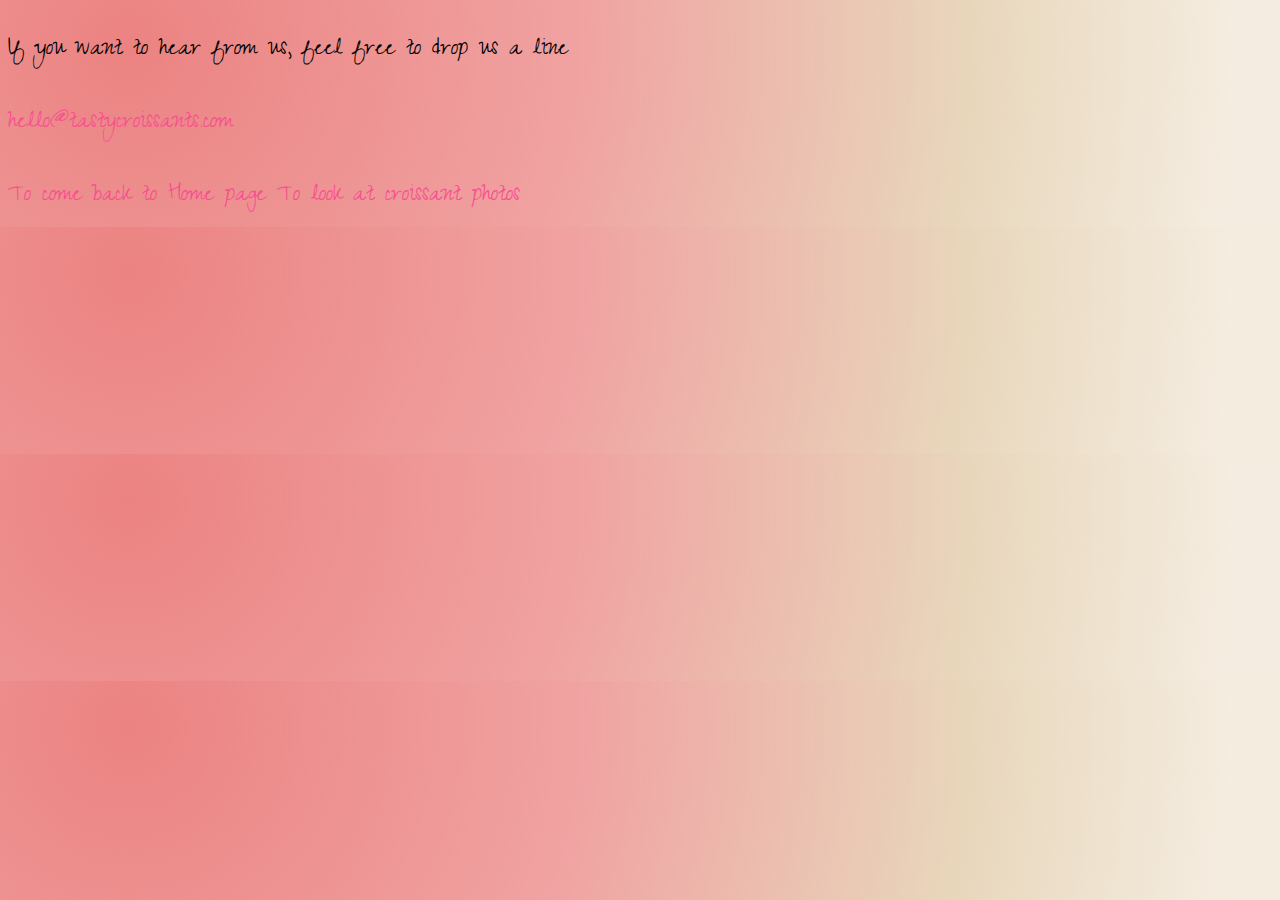
<file: contact.html>
<!DOCTYPE html>
<html lang="en">
  <head>
    <meta charset="UTF-8" />
    <meta http-equiv="X-UA-Compatible" content="IE=edge" />
    <meta name="viewport" content="width=device-width, initial-scale=1.0" />
    <link
      href="https://cdn.jsdelivr.net/npm/bootstrap@5.0.2/dist/css/bootstrap.min.css"
      rel="stylesheet"
      integrity="sha384-EVSTQN3/azprG1Anm3QDgpJLIm9Nao0Yz1ztcQTwFspd3yD65VohhpuuCOmLASjC"
      crossorigin="anonymous"
    />
    <link rel="preconnect" href="https://fonts.googleapis.com" />
    <link rel="preconnect" href="https://fonts.gstatic.com" crossorigin />
    <link
      href="https://fonts.googleapis.com/css2?family=Zeyada&display=swap"
      rel="stylesheet"
    />

    <link rel="stylesheet" href="/styles.css" />
    <title>contact page</title>
    <div class="mail-text text-center mt-4">
      <p>If you want to hear from us, feel free to drop us a line</p>
      <p>
        <a href="mailto:hello@tastycroissants.com">hello@tastycroissants.com</a>
      </p>
    </div>
    <div class="d-flex justify-content-around">
      <a href="/index.html">To come back to Home page</a>
      <a href="/photo.html">To look at croissant photos</a>
    </div>
  </head>
  <body></body>
</html>
</file>
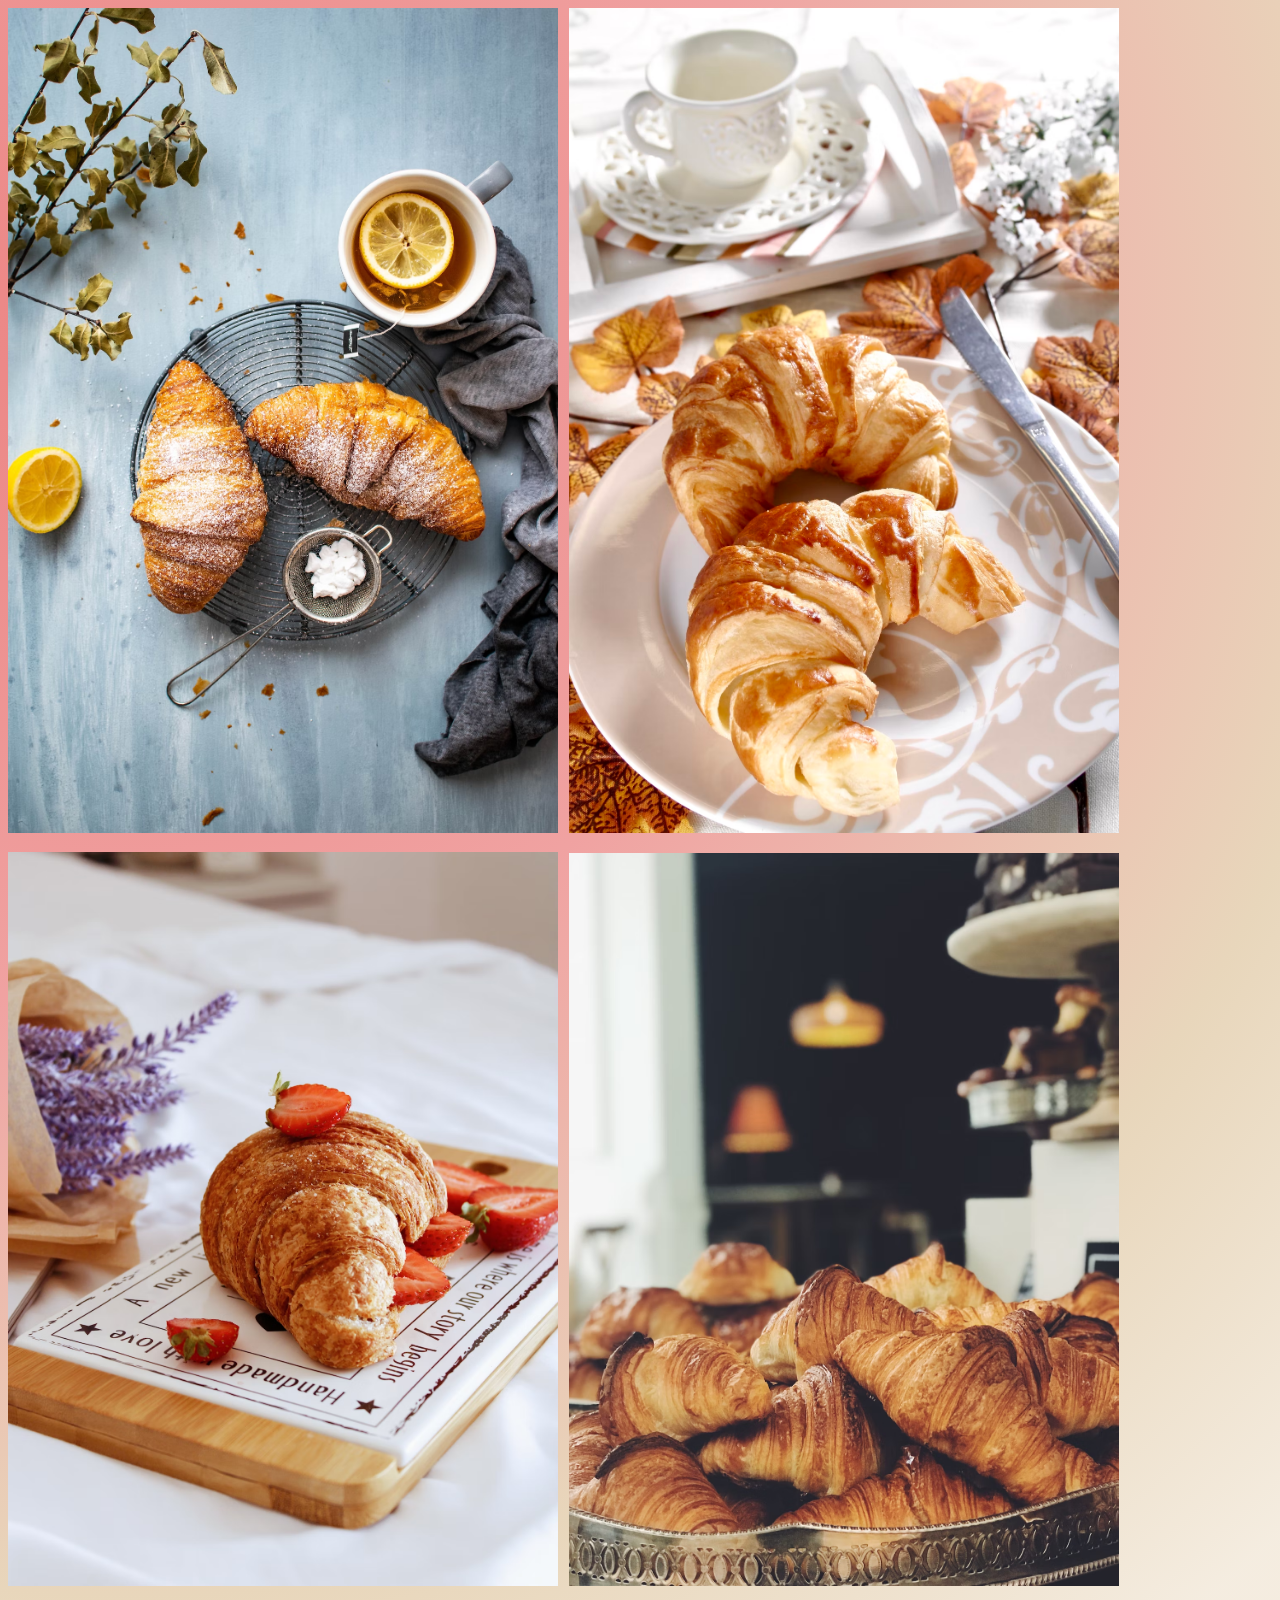
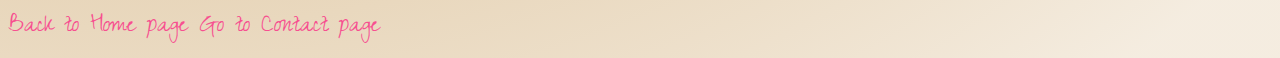
<file: photo.html>
<!DOCTYPE html>
<html lang="en">
  <head>
    <meta charset="UTF-8" />
    <meta http-equiv="X-UA-Compatible" content="IE=edge" />
    <meta name="viewport" content="width=device-width, initial-scale=1.0" />
    <link
      href="https://cdn.jsdelivr.net/npm/bootstrap@5.0.2/dist/css/bootstrap.min.css"
      rel="stylesheet"
      integrity="sha384-EVSTQN3/azprG1Anm3QDgpJLIm9Nao0Yz1ztcQTwFspd3yD65VohhpuuCOmLASjC"
      crossorigin="anonymous"
    />
    <link rel="preconnect" href="https://fonts.googleapis.com">
<link rel="preconnect" href="https://fonts.gstatic.com" crossorigin>
<link href="https://fonts.googleapis.com/css2?family=Zeyada&display=swap" rel="stylesheet">

    <link rel="stylesheet" href="/styles.css" />
    <title>croissant photo</title>
    <body>
    <div class="container d-flex">
        <div class="row m-2">
<img class="mb-2" src="/img/photo-1549903072-7e6e0bedb7fb.avif" alt="">
<img class="mb-2"src="/img/photo-1596131032752-fde47e18ea62.avif" alt="">
            </div>
             <div class="col m-2">
                <img class="mb-2" src="/img/photo-1600521853186-93b88b3a07b0.avif" alt="">
                <img class="mb-2" src="/img/photo-1530610476181-d83430b64dcd.avif" alt="">
                <div class="d-flex justify-content-around">
                <a href="/index.html">Back to Home page</a>
                <a href="/contact.html">Go to Contact page</a>
                </div>
             </div>
        </div>
    </div>
  </head>
  </body>
</html>
</file>
<file: styles.css>
body {
  background-image: radial-gradient(
    circle farthest-corner at 10% 20%,
    rgba(235, 131, 130, 1) 0%,
    rgba(235, 131, 130, 0.75) 38.6%,
    rgba(211, 177, 125, 0.52) 72.1%,
    rgba(211, 177, 125, 0.24) 94.7%
  );
  font-family: "Zeyada", cursive;
  font-size: 28px;
}
a {
  text-decoration: none;
  color: rgb(247, 80, 144);
  font-weight: 400;
}
a:hover {
  color: rgb(255, 0, 128);
  font-weight: 700;
}
img {
  max-width: 550px;
  height: auto;
}
</file>
